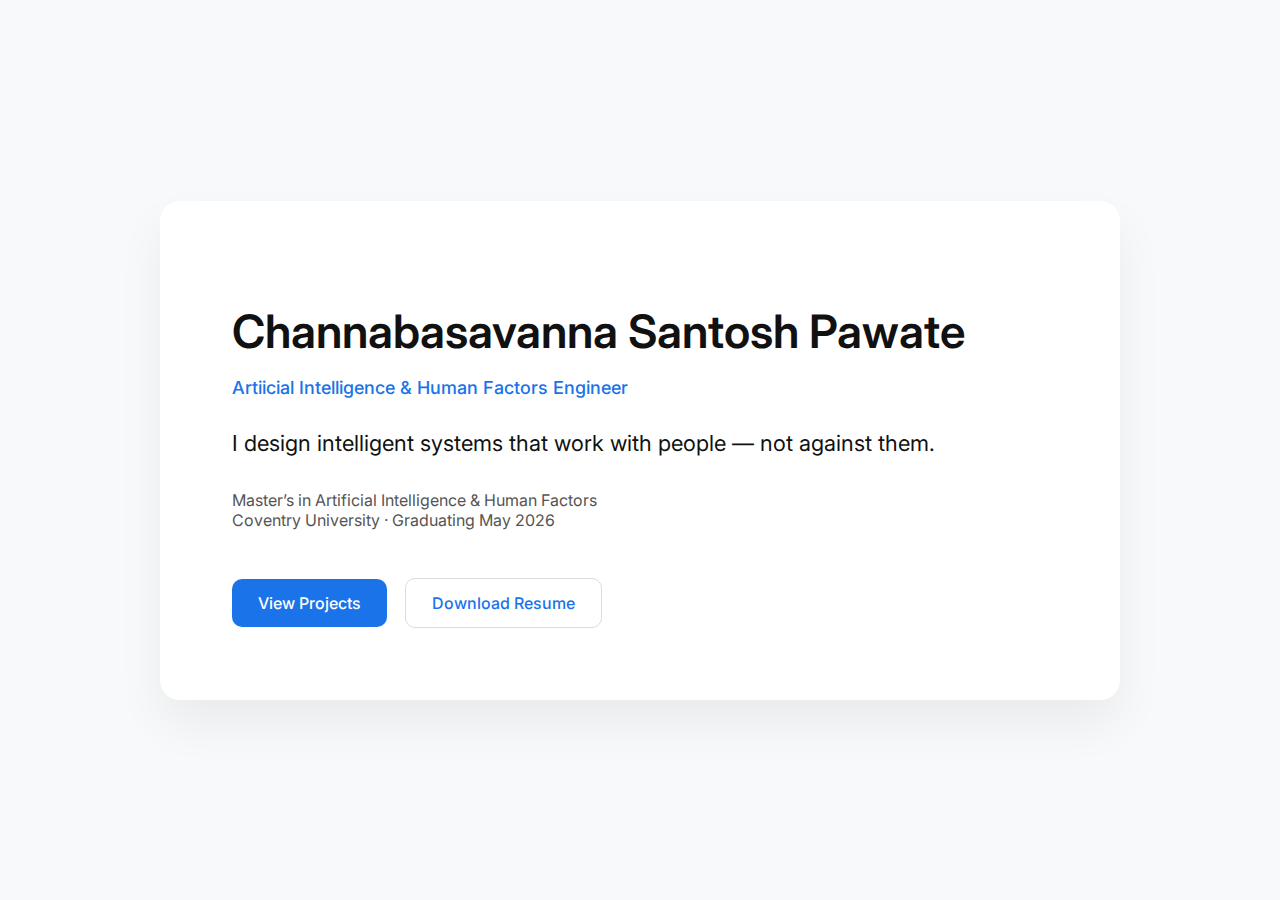
<file: index.html>
<!DOCTYPE html>
<html lang="en">
<head>
  <meta charset="UTF-8" />
  <meta name="viewport" content="width=device-width, initial-scale=1.0"/>
  <title>Channabasavanna Pawate | AI Engineer</title>

  <!-- Google Font -->
  <link href="https://fonts.googleapis.com/css2?family=Inter:wght@400;500;600&display=swap" rel="stylesheet">

  <!-- External CSS -->
  <link rel="stylesheet" href="style.css">
</head>

<body>
  <main class="page">
    <section class="card">
     <h1 class="fullname-main">Channabasavanna Santosh Pawate</h1>



      <p class="role">Artiicial Intelligence & Human Factors Engineer</p>

      <p class="tagline">
        I design intelligent systems that work with people —
        not against them.
      </p>

      <p class="education">
        Master’s in Artificial Intelligence & Human Factors<br>
        Coventry University · Graduating May 2026
      </p>

      <div class="buttons">
        <a href="projects.html" class="primary">View Projects</a>
        <a href="resume.pdf" class="secondary">Download Resume</a>
      </div>
    </section>
  </main>
</body>
</html>
</file>
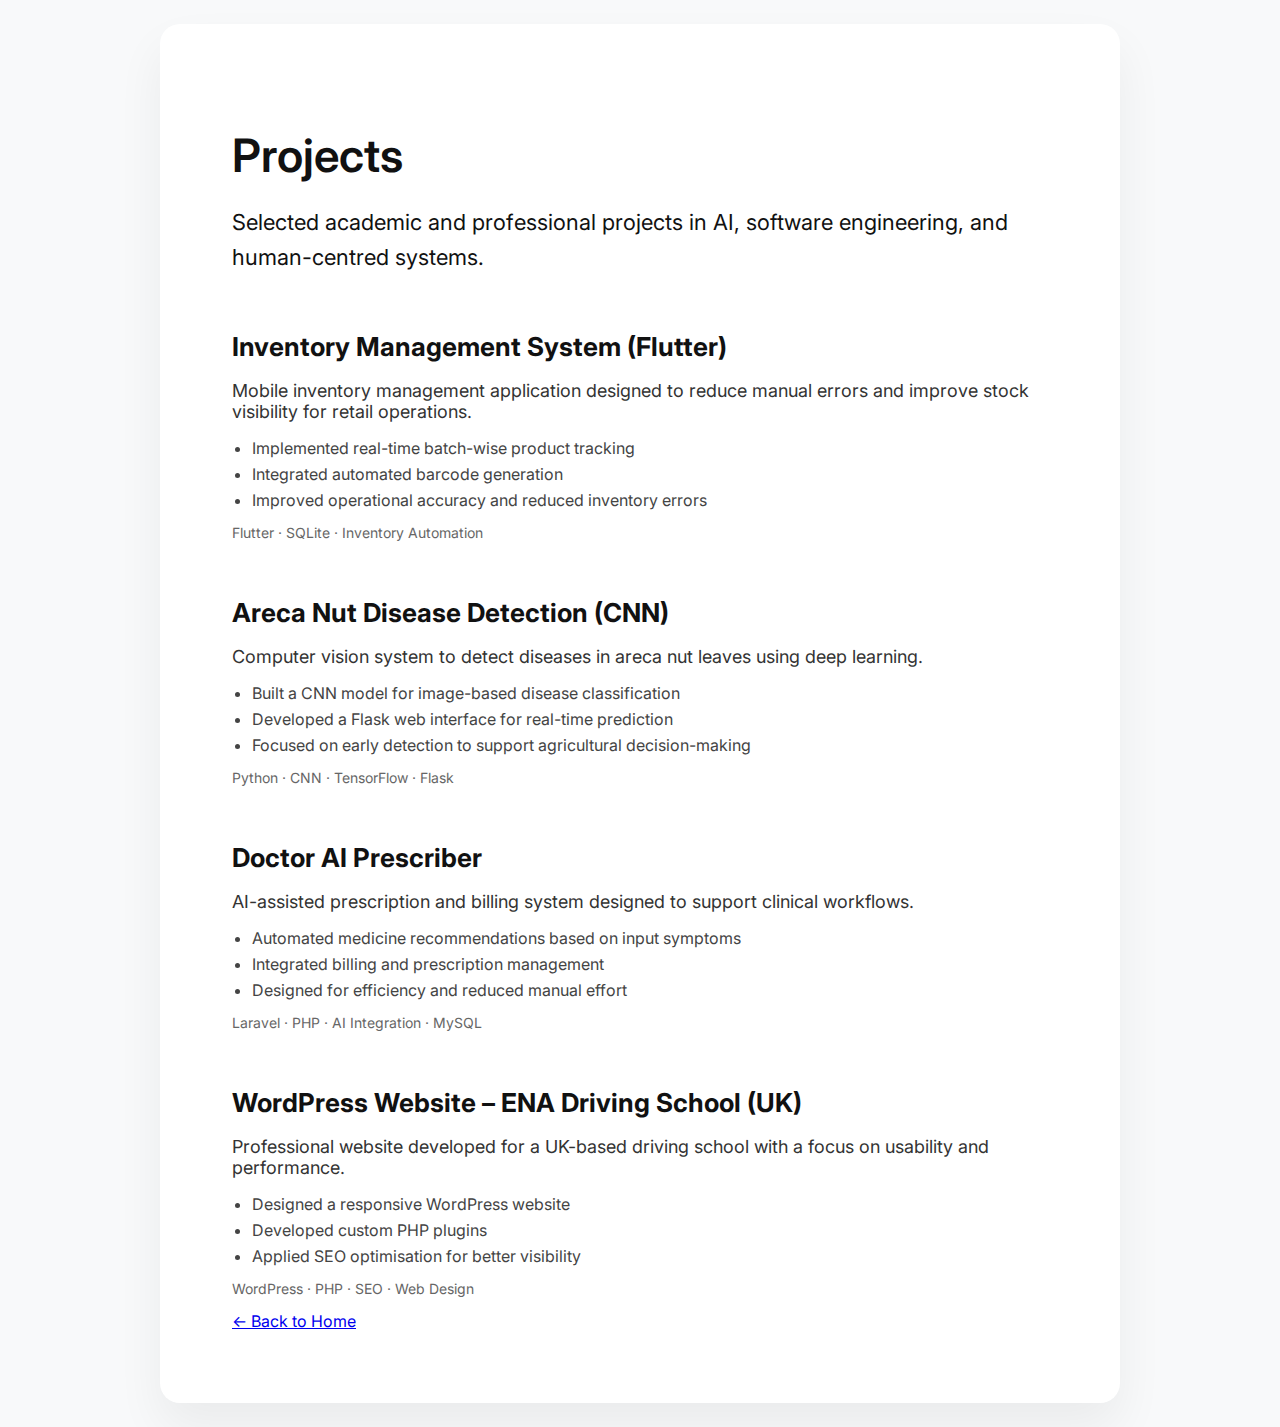
<file: projects.html>
<!DOCTYPE html>
<html lang="en">
<head>
  <meta charset="UTF-8" />
  <meta name="viewport" content="width=device-width, initial-scale=1.0" />
  <title>Projects | Santosh Pawate</title>

  <link href="https://fonts.googleapis.com/css2?family=Inter:wght@400;500;600&display=swap" rel="stylesheet">
  <link rel="stylesheet" href="style.css">
</head>

<body>
  <main class="page">
    <section class="card">
      <h1>Projects</h1>
      <p class="tagline">
        Selected academic and professional projects in AI, software engineering,
        and human-centred systems.
      </p>

      <!-- Project 1 -->
      <div class="project">
        <h2>Inventory Management System (Flutter)</h2>
        <p class="project-desc">
          Mobile inventory management application designed to reduce manual errors
          and improve stock visibility for retail operations.
        </p>
        <ul>
          <li>Implemented real-time batch-wise product tracking</li>
          <li>Integrated automated barcode generation</li>
          <li>Improved operational accuracy and reduced inventory errors</li>
        </ul>
        <p class="tech">Flutter · SQLite · Inventory Automation</p>
      </div>

      <!-- Project 2 -->
      <div class="project">
        <h2>Areca Nut Disease Detection (CNN)</h2>
        <p class="project-desc">
          Computer vision system to detect diseases in areca nut leaves using
          deep learning.
        </p>
        <ul>
          <li>Built a CNN model for image-based disease classification</li>
          <li>Developed a Flask web interface for real-time prediction</li>
          <li>Focused on early detection to support agricultural decision-making</li>
        </ul>
        <p class="tech">Python · CNN · TensorFlow · Flask</p>
      </div>

      <!-- Project 3 -->
      <div class="project">
        <h2>Doctor AI Prescriber</h2>
        <p class="project-desc">
          AI-assisted prescription and billing system designed to support
          clinical workflows.
        </p>
        <ul>
          <li>Automated medicine recommendations based on input symptoms</li>
          <li>Integrated billing and prescription management</li>
          <li>Designed for efficiency and reduced manual effort</li>
        </ul>
        <p class="tech">Laravel · PHP · AI Integration · MySQL</p>
      </div>

      <!-- Project 4 -->
      <div class="project">
        <h2>WordPress Website – ENA Driving School (UK)</h2>
        <p class="project-desc">
          Professional website developed for a UK-based driving school with a
          focus on usability and performance.
        </p>
        <ul>
          <li>Designed a responsive WordPress website</li>
          <li>Developed custom PHP plugins</li>
          <li>Applied SEO optimisation for better visibility</li>
        </ul>
        <p class="tech">WordPress · PHP · SEO · Web Design</p>
      </div>

      <a href="index.html" class="secondary">← Back to Home</a>
    </section>
  </main>
</body>
</html>
</file>
<file: style.css>
/* RESET */
* {
  box-sizing: border-box;
}

/* BODY */
body {
  margin: 0;
  font-family: 'Inter', sans-serif;
  background: #f8f9fa; /* Google soft canvas */
  color: #111;
}

/* PAGE CENTERING */
.page {
  min-height: 100vh;
  display: flex;
  align-items: center;
  justify-content: center;
  padding: 24px;
}

/* MAIN CARD */
.card {
  background: #ffffff;
  max-width: 960px;
  width: 100%;
  padding: 72px;
  border-radius: 20px;
  box-shadow: 0 24px 48px rgba(0, 0, 0, 0.06);
}

/* TEXT */
h1 {
  font-size: 46px;
  font-weight: 600;
  margin-bottom: 8px;
}

.role {
  font-size: 18px;
  font-weight: 500;
  color: #1a73e8;
  margin-bottom: 28px;
}

.tagline {
  font-size: 22px;
  line-height: 1.6;
  margin-bottom: 28px;
}

.education {
  font-size: 16px;
  color: #555;
  margin-bottom: 48px;
}

/* BUTTONS */
.buttons a {
  display: inline-block;
  padding: 14px 26px;
  border-radius: 10px;
  font-weight: 500;
  text-decoration: none;
  margin-right: 14px;
  transition: all 0.2s ease;
}

.buttons .primary {
  background: #1a73e8;
  color: #ffffff;
}

.buttons .primary:hover {
  background: #1558c0;
}

.buttons .secondary {
  border: 1px solid #dadce0;
  color: #1a73e8;
}

.buttons .secondary:hover {
  background: #f1f3f4;
}
.project {
  margin-top: 56px;
}

.project h2 {
  font-size: 26px;
  margin-bottom: 12px;
}

.project-desc {
  font-size: 18px;
  color: #333;
  margin-bottom: 12px;
}

.project ul {
  padding-left: 20px;
  margin-bottom: 12px;
}

.project ul li {
  margin-bottom: 6px;
  color: #444;
}

.tech {
  font-size: 14px;
  color: #666;
}
</file>
